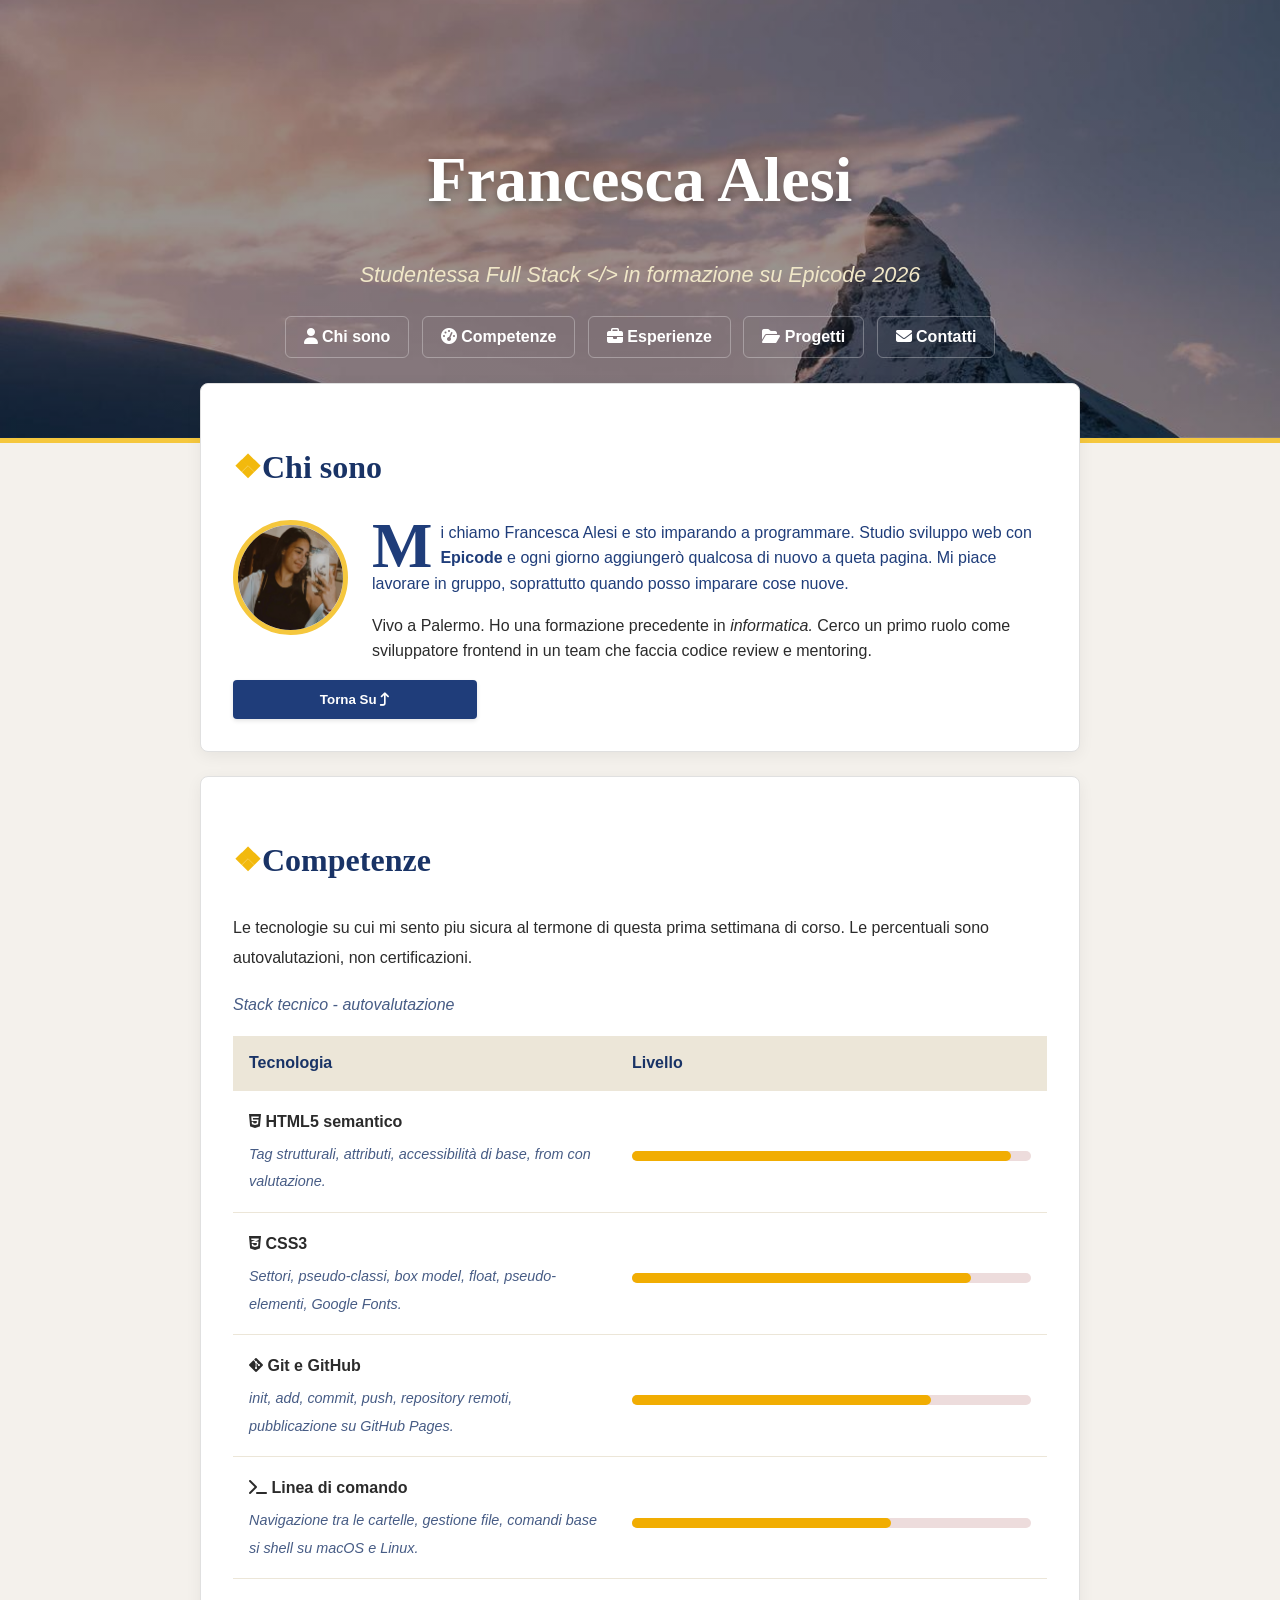
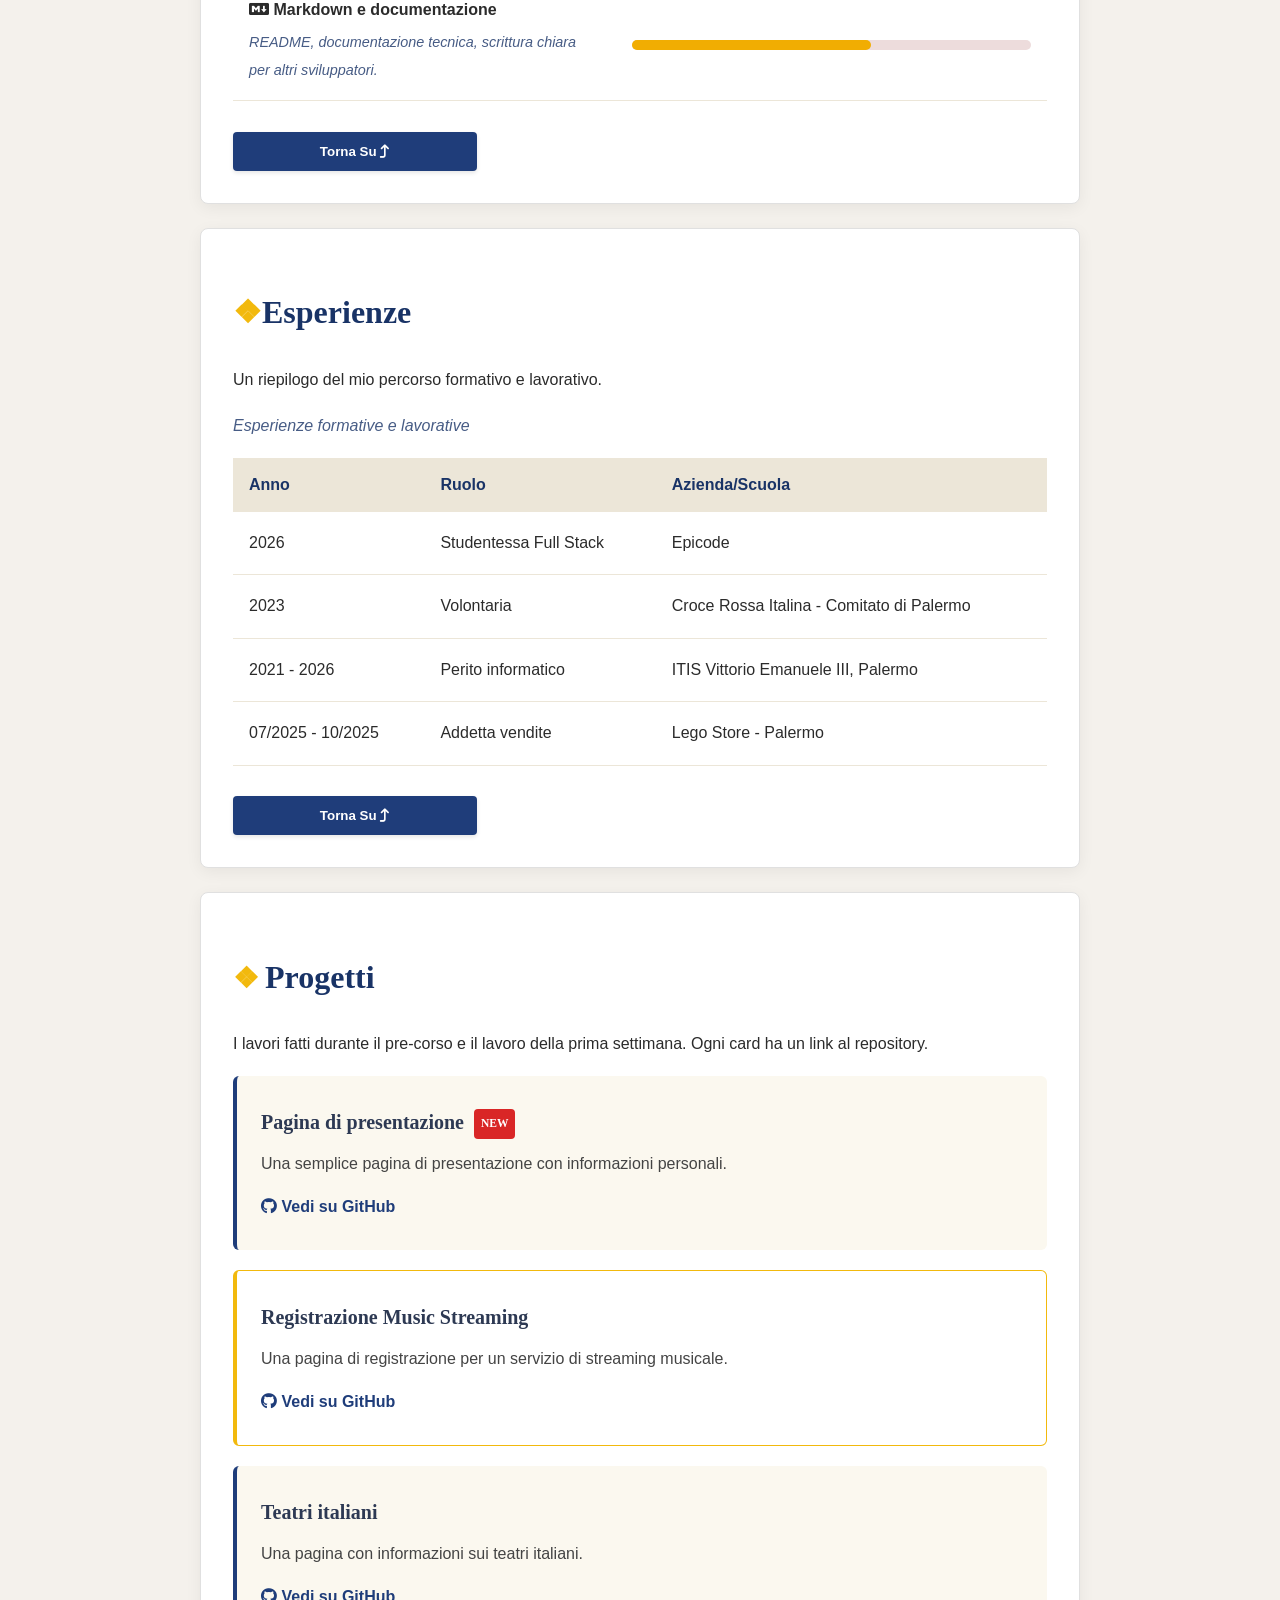
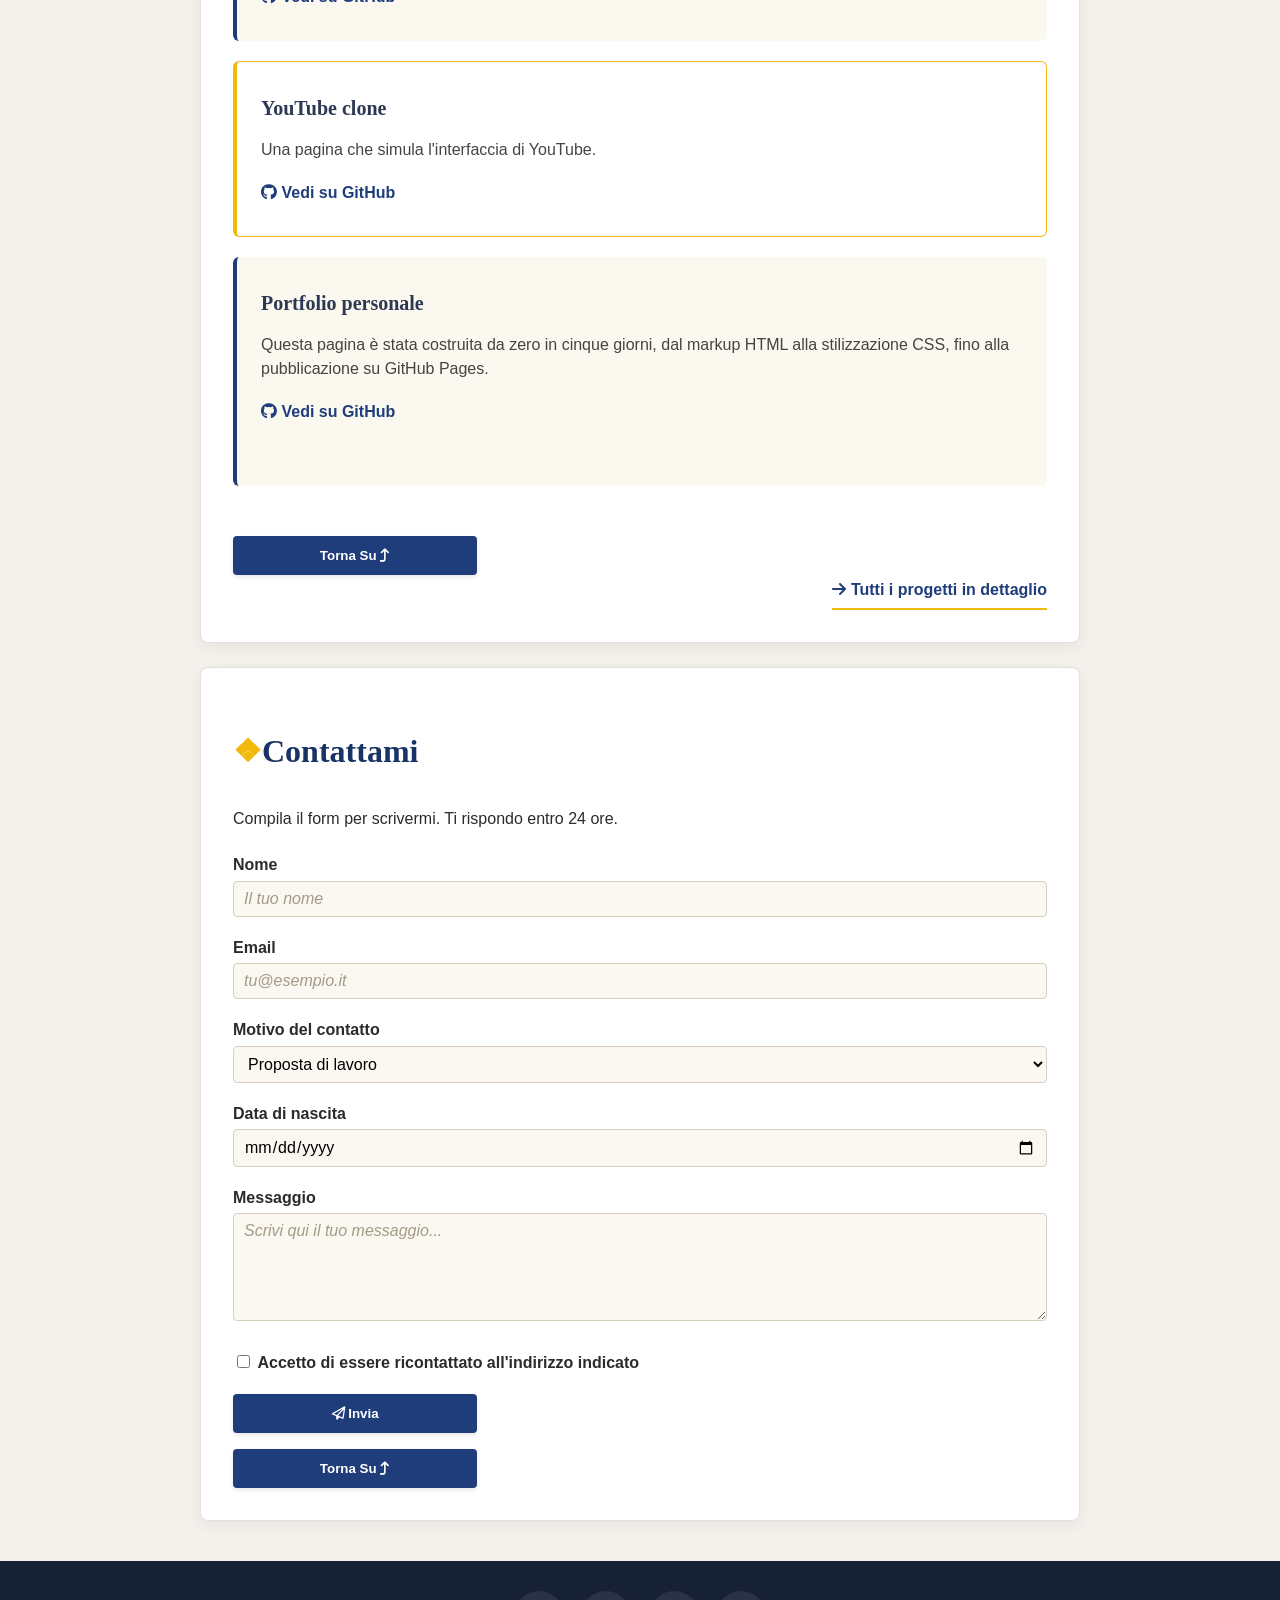
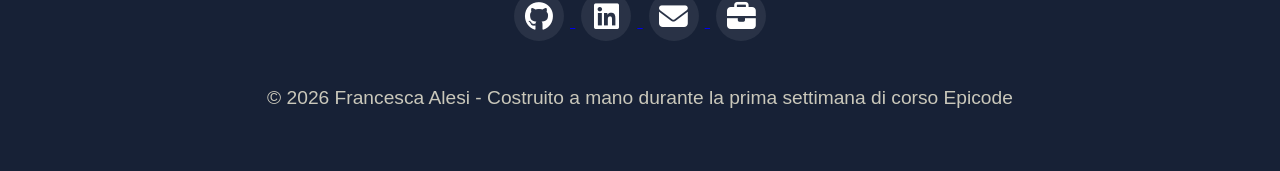
<file: index.html>
<!DOCTYPE html>
<html lang="it">
    <head>
        <meta charset="UTF-8">
        <meta name="viewport" content="width=device-width, initial-scale=1.0">
        <title>Progetto settamana 1</title>
        <link rel="stylesheet" type="text/css" href="assets/CSS/style.css"/>
        <link rel="stylesheet" href="https://cdnjs.cloudflare.com/ajax/libs/font-awesome/6.5.1/css/all.min.css">
    </head>
    <body>

        <!--Testa della pagina-->
        <header id="site-header">
            <h1 id="inizio">Francesca Alesi</h1>
            <p id="sottotitolo"><em>Studentessa Full Stack &lt;/&gt; in formazione su Epicode 2026</em></p>
            <nav>
                <ul>
                    <li>
                        <a href="#chi-sono">
                            <div class="tech-title">
                                <i class="fa-solid fa-user"></i>
                                Chi sono
                            </div>
                        </a>
                    </li>
                    <li>
                        <a href="#competenze">
                            <div class="tech-title">
                               <i class="fa-solid fa-gauge-high"></i>
                                Competenze
                            </div>
                        </a>
                    </li>
                    <li>
                        <a href="#esperienze">
                            <div class="tech-title">
                                <i class="fa-solid fa-briefcase"></i>
                                Esperienze
                            </div>
                        </a>
                    </li>
                    <li>
                        <a href="#progetti">
                            <div class="tech-title">
                                <i class="fa-solid fa-folder-open"></i>
                                Progetti
                            </div>
                        </a>
                    </li>
                    <li>
                        <a href="#contattami">
                            <div class="tech-title">
                                <i class="fa-solid fa-envelope"></i>
                                Contatti
                            </div>
                        </a>
                    </li>
                </ul>
            </nav>
        </header>

        <main>

            <!--Presentazione-->
            <section id="chi-sono">
                <h2>Chi sono</h2>
                <img class="avatar" src="assets/IMG/Foto-francy.jpeg" alt="Foto profilo" />
                <p>Mi chiamo Francesca Alesi e sto imparando a programmare. Studio sviluppo web con <strong>Epicode </strong> e ogni giorno aggiungerò qualcosa di nuovo a queta pagina. Mi piace lavorare in gruppo, soprattutto quando posso imparare cose nuove.</p>
                <p>Vivo a Palermo. Ho una formazione precedente in <em>informatica.</em> Cerco un primo ruolo come sviluppatore frontend in un team che faccia codice review e mentoring.</p>
                <a href="#">
                    <button type="submit">
                        <div class="tech-title">
                            Torna Su
                            <i class="fa-solid fa-arrow-turn-up"></i>
                        </div>
                    </button>
                </a>
            </section>

            <!--Le mie competenze-->
            <section id="competenze">
                <h2>Competenze</h2>
                <p>Le tecnologie su cui mi sento piu sicura al termone di questa prima settimana di corso. Le percentuali sono autovalutazioni, non certificazioni.</p>
                <p id="paragrafo"><em>Stack tecnico - autovalutazione</em></p>
                <table>
                    <thead>
                        <tr>
                            <th scope="col">Tecnologia</th>
                            <th scope="col">Livello</th>
                        </tr>
                    </thead>
                    <tbody>
                        <tr>
                            <td>
                                <div class="icona">
                                    <i class="fa-brands fa-html5 custom-icon"></i>
                                    <strong>HTML5 semantico</strong>
                                </div>
                                <p><em>Tag strutturali, attributi, accessibilità di base, from con valutazione.</em></p>
                            </td>
                            <td>
                                <div class="barra">
                                    <div class="barra-fill" style="width: 95%;"></div>
                                </div>
                            </td>
                        </tr>
                        <tr>
                            <td>
                                <div class="icona">
                                    <i class="fa-brands fa-css3-alt"></i>
                                    <strong>CSS3</strong>
                                </div>
                                <p><em>Settori, pseudo-classi, box model, float, pseudo-elementi, Google Fonts.</em></p>
                            </td>
                            <td>
                                <div class="barra">
                                    <div class="barra-fill" style="width: 85%;"></div>
                                </div>
                            </td>
                        </tr>
                        <tr>
                            <td>
                                <div class="icona">
                                    <i class="fa-brands fa-git-alt"></i>
                                    <strong>Git e GitHub</strong>
                                </div>
                                <p><em>init, add, commit, push, repository remoti, pubblicazione su GitHub Pages.</em></p>
                            </td>
                            <td>
                                <div class="barra">
                                    <div class="barra-fill" style="width: 75%;"></div>
                                </div>
                            </td>
                        </tr>
                        <tr>
                            <td>
                                <div class="icona">
                                    <i class="fa-solid fa-terminal"></i>
                                    <strong>Linea di comando</strong>
                                </div>
                                <p><em>Navigazione tra le cartelle, gestione file, comandi base si shell su macOS e Linux.</em></p>
                            </td>
                            <td>
                                <div class="barra">
                                    <div class="barra-fill" style="width: 65%;"></div>
                                </div>
                            </td>
                        </tr>
                        <tr>
                            <td>
                                <div class="tech-title">
                                    <i class="fa-brands fa-markdown"></i>
                                    <strong>Markdown e documentazione</strong>
                                </div>
                                <p><em>README, documentazione tecnica, scrittura chiara per altri sviluppatori.</em></p>
                            </td>
                            <td>
                                <div class="barra">
                                    <div class="barra-fill" style="width: 60%;"></div>
                                </div>
                            </td>
                        </tr>
                    </tbody>
                </table>
                <br/>
                <a href="#">
                    <button type="submit">
                        <div class="tech-title">
                            Torna Su
                            <i class="fa-solid fa-arrow-turn-up"></i>
                        </div>
                    </button>
                </a>
            </section>

            <!--Le mie esperienze lavorative e non-->
            <section id="esperienze">
                <h2>Esperienze</h2>
                <p>Un riepilogo del mio percorso formativo e lavorativo.</p>
                <table>
                    <p id="paragrafo"><em>Esperienze formative e lavorative</em></p>
                    <thead>
                        <tr>
                            <th scope="col">Anno</th>
                            <th scope="col">Ruolo</th>
                            <th scope="col">Azienda/Scuola</th>
                        </tr>
                    </thead>
                    <tbody>
                        <tr>
                            <td>2026</td>
                            <td>Studentessa Full Stack</td>
                            <td>Epicode</td>
                        </tr>
                        <tr>
                            <td>2023</td>
                            <td>Volontaria</td>
                            <td>Croce Rossa Italina - Comitato di Palermo</td>
                        </tr>
                        <tr>
                            <td>2021 - 2026</td>
                            <td>Perito informatico</td>
                            <td>ITIS Vittorio Emanuele III, Palermo</td>
                        </tr>
                        <tr>
                            <td>07/2025 - 10/2025</td>
                            <td>Addetta vendite</td>
                            <td>Lego Store - Palermo</td>
                        </tr>
                    </tbody>
                </table>
                <br/>
                <a href="#">
                    <button type="submit">
                        <div class="tech-title">
                            Torna Su
                            <i class="fa-solid fa-arrow-turn-up"></i>
                        </div>
                    </button>
                </a>
            </section>

            <!--I miei progetti prima e durante il corso-->
            <section id="progetti">
                <h2 id="Progetti">Progetti</h2>
                <p>I lavori fatti durante il pre-corso e il lavoro della prima settimana. Ogni card ha un link al repository.</p>

                <article class="project">
                    <h3>Pagina di presentazione</h3>
                    <p>Una semplice pagina di presentazione con informazioni personali.</p>
                    <a href="https://github.com/FrancescaAlesi/Challenge-HTML" target="_blank">
                        <div class="tech-title">
                            <i class="fa-brands fa-github"></i>
                            Vedi su GitHub
                        </div>
                    </a>
                </article>

                <article class="project">
                    <h3>Registrazione Music Streaming</h3>
                    <p>Una pagina di registrazione per un servizio di streaming musicale.</p>
                    <a href="https://github.com/FrancescaAlesi/Challenge-CSS" target="_blank">
                        <div class="tech-title">
                            <i class="fa-brands fa-github"></i>
                            Vedi su GitHub
                        </div>
                    </a>
                </article>

                <article class="project">
                    <h3>Teatri italiani</h3>
                    <p>Una pagina con informazioni sui teatri italiani.</p>
                    <a href="https://github.com/FrancescaAlesi/Challenge-Frontend" target="_blank">
                        <div class="tech-title">
                            <i class="fa-brands fa-github"></i>
                            Vedi su GitHub
                        </div>
                    </a>
                </article>

                <article class="project">
                    <h3>YouTube clone</h3>
                    <p>Una pagina che simula l'interfaccia di YouTube.</p>
                    <a href="https://github.com/FrancescaAlesi/Challenge-YouTube" target="_blank">
                        <div class="tech-title">
                            <i class="fa-brands fa-github"></i>
                            Vedi su GitHub
                        </div>
                    </a>
                </article>

                <article class="project">
                    <h3>Portfolio personale</h3>
                    <p>Questa pagina è stata costruita da zero in cinque giorni, dal markup HTML alla stilizzazione CSS, fino alla pubblicazione su GitHub Pages.</p>
                    <a href="https://github.com/FrancescaAlesi/Week-1" target="_blank">
                        <div class="tech-title">
                            <i class="fa-brands fa-github"></i>
                            Vedi su GitHub
                        </div>
                    </a>
                    <br/><br/>
                </article>
                <br/>
                <a href="#">
                    <button type="submit">
                        <div class="tech-title">
                            Torna Su
                            <i class="fa-solid fa-arrow-turn-up"></i>
                        </div>
                    </button>
                </a>
                <br/>
                <a href="Progetti.html" target="_blank">
                    <div class="tech-title">
                        <i class="fa-solid fa-arrow-right"></i>
                        Tutti i progetti in dettaglio
                    </div>
                </a>
            </section>

            <!--Come contattarmi-->
            <section id="contattami">
                <h2>Contattami</h2>
                <p>Compila il form per scrivermi. Ti rispondo entro 24 ore.</p>

                <form action="#" method="POST">
                    <p>
                        <label for="nome">Nome</label><br/>
                        <input type="text" id="nome" name="nome" placeholder="Il tuo nome" required>
                    </p>

                    <p>
                        <label for="email">Email</label><br/>
                        <input type="text" id="email" name="email" placeholder="tu@esempio.it" required>
                    </p>

                    <p>
                        <label for="motivo">Motivo del contatto</label><br/>
                        <select id="motivo" name="motivo">
                            <option value="Proposta di lavoro">Proposta di lavoro</option>
                            <option value="Colloquio">Colloquio</option>
                            <option value="Consulenza">Consulenza</option>
                            <option value="Altro">Altro</option>
                        </select>
                    </p>

                    <p>
                        <label for="data">Data di nascita</label><br/>
                        <input type="date" id="data" name="data"/>
                    </p>

                    <p>
                        <label for="messaggio">Messaggio</label><br/>
                        <textarea name="messaggio" id="messaggio" rows="5" placeholder="Scrivi qui il tuo messaggio..."></textarea>
                    </p>

                    <p>
                        <input type="checkbox" id="consenso" name="consenso" required/>
                        <label for="consenso">Accetto di essere ricontattato all'indirizzo indicato</label>
                    </p>

                    <p>
                    <button type="submit">
                        <div class="tech-title">
                            <i class="fa-regular fa-paper-plane"></i>
                            Invia
                        </div>
                    </button>
                    </p>
                </form>
                <a href="#">
                    <button type="submit">
                        <div class="tech-title">
                            Torna Su
                            <i class="fa-solid fa-arrow-turn-up"></i>
                        </div>
                    </button>
                </a>
            </section>
        </main>

        <!--Fine-->
        <footer id="site-footer">
            <div class="title">
                <a href="https://github.com/FrancescaAlesi" target="_blank">
                    <bottone type="submit">
                        <i class="fa-brands fa-github"></i>
                    </bottone>
                </a>
                <a href="https://www.linkedin.com/in/francesca-alesi/" target="_blank">
                    <bottone type="submit">
                        <i class="fa-brands fa-linkedin"></i>
                    </bottone>
                </a>
                <a href="francesca.alesi07@gmail.com" target="_blank">
                    <bottone type="submit">
                        <i class="fa-solid fa-envelope"></i>
                    </bottone>
                </a>
                <a href="https://epicode.com/it/" target="_blank">
                    <bottone type="submit">
                        <i class="fa-solid fa-briefcase"></i>
                    </bottone>
                </a>
            </div>
            <p>&copy; 2026 Francesca Alesi - Costruito a mano durante la prima settimana di corso Epicode</p>
        </footer>
    </body>
</html>
</file>
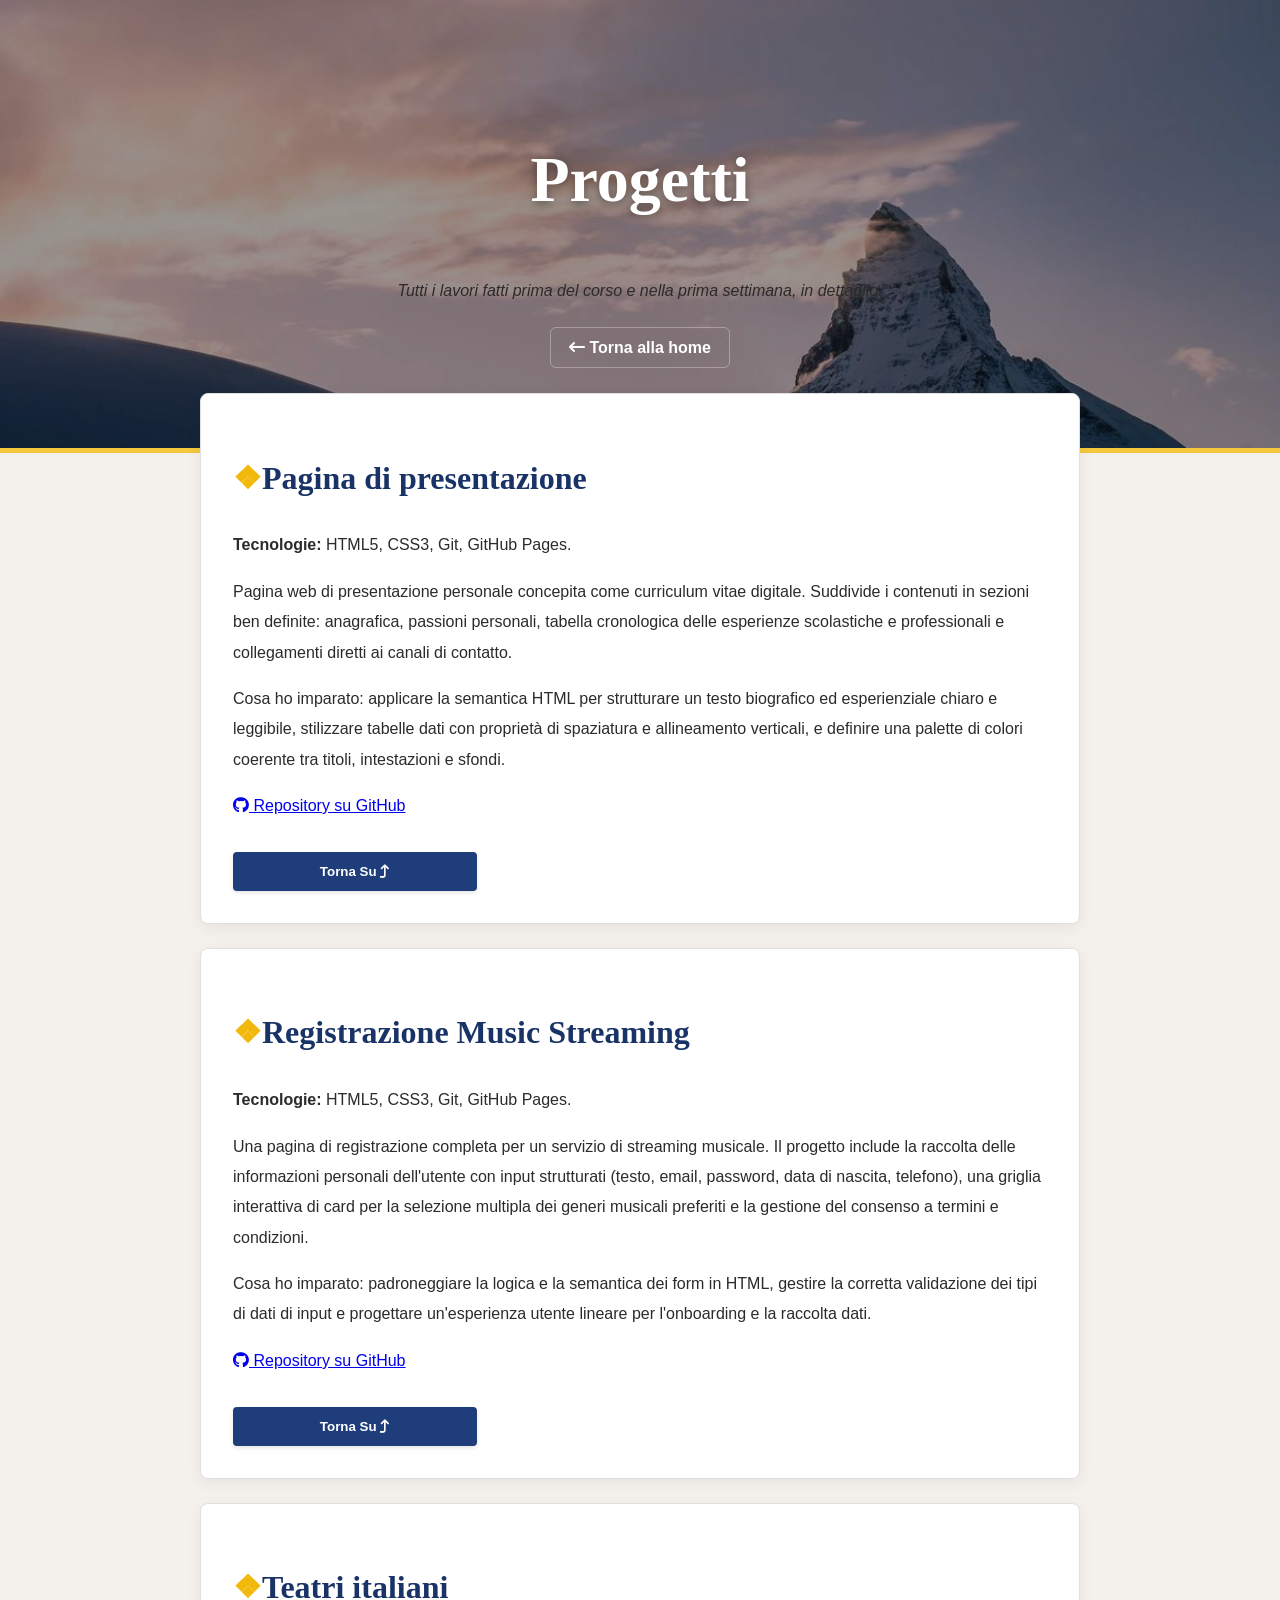
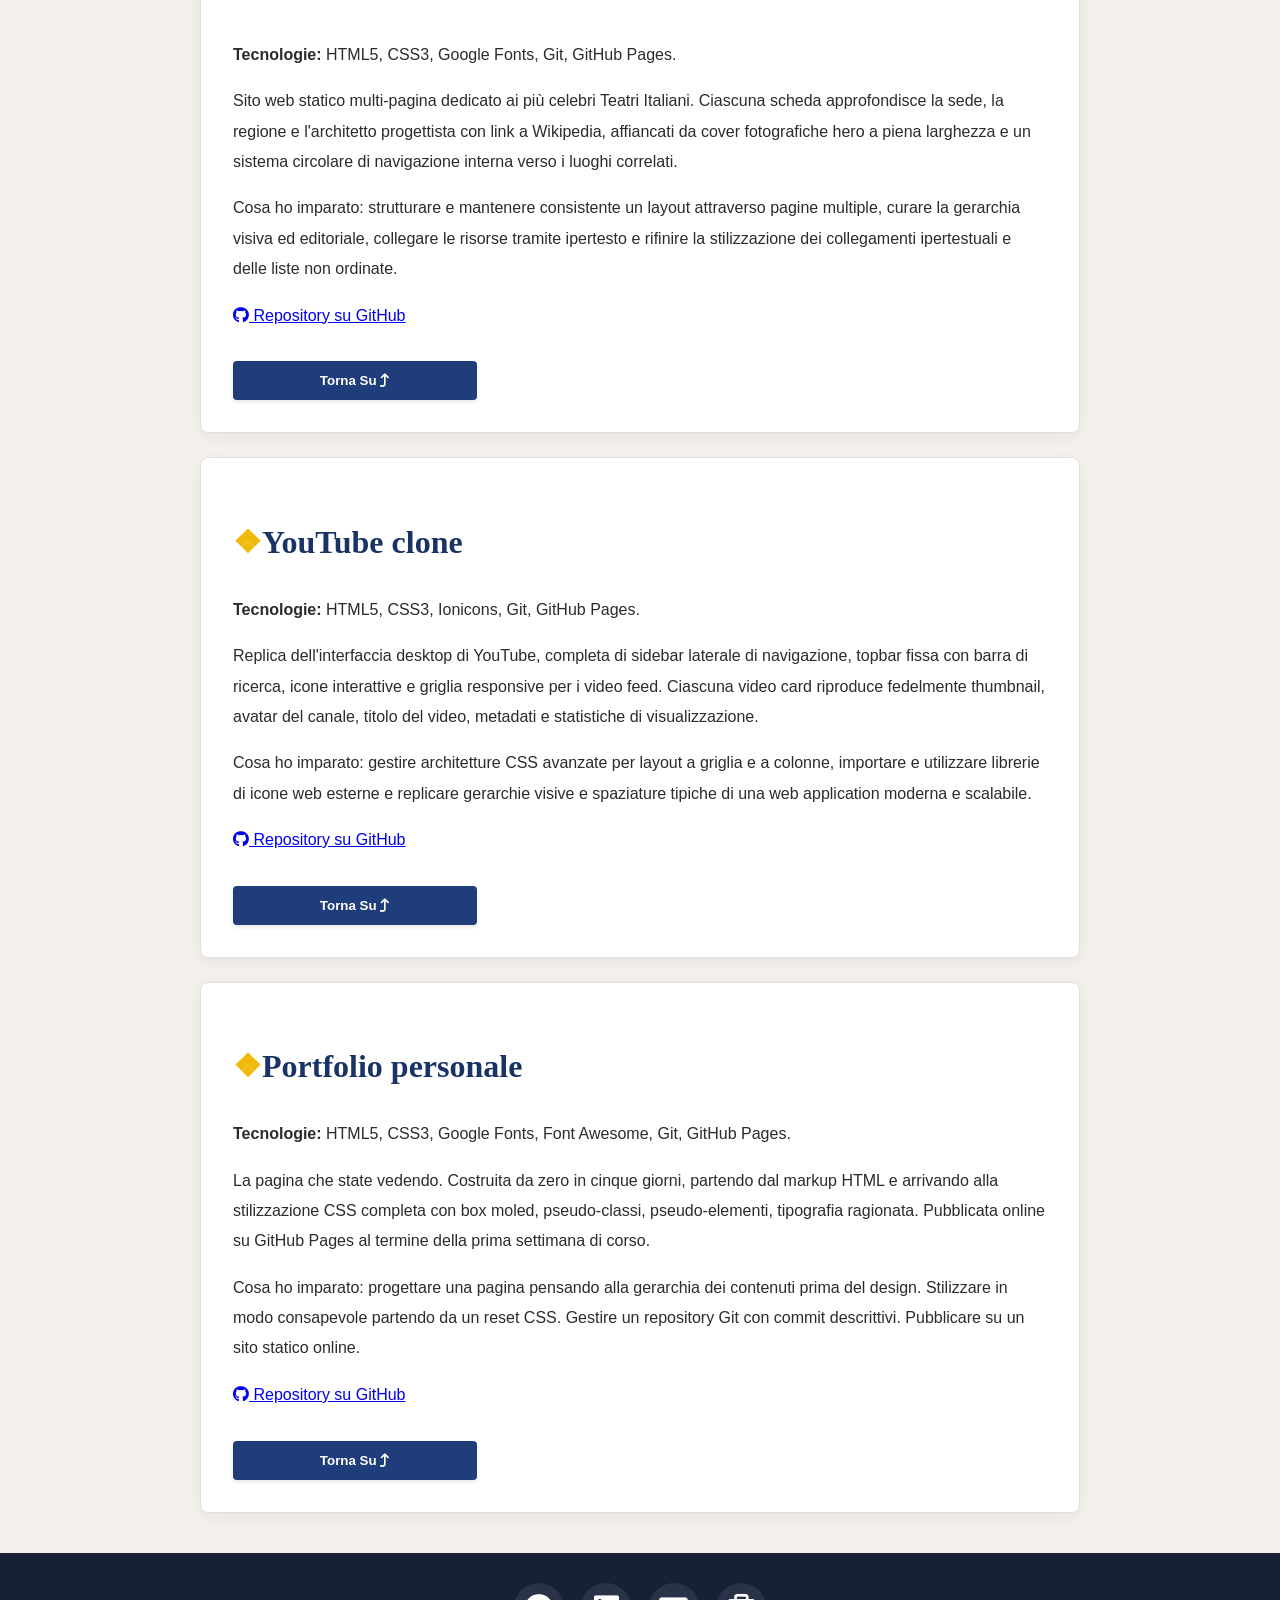
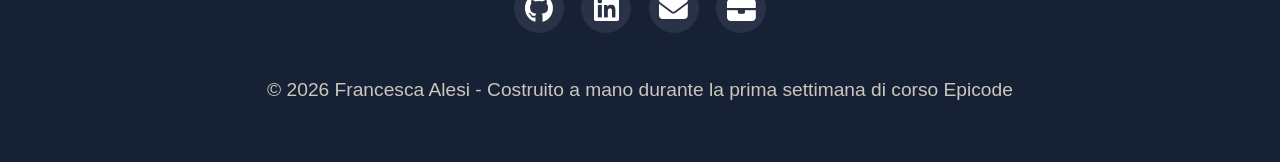
<file: Progetti.html>
<!DOCTYPE html>
<html lang="it">
    <head>
        <meta charset="UTF-8">
        <meta name="viewport" content="width=device-width, initial-scale=1.0">
        <title>Progetti</title>
        <link rel="stylesheet" type="text/css" href="assets/CSS/style.css"/>
        <link rel="stylesheet" href="https://cdnjs.cloudflare.com/ajax/libs/font-awesome/6.5.1/css/all.min.css">
    </head>
    <body>
        <!--Testa della pagina-->
        <header id="site-header">
            <h1 id="inizio">Progetti</h1>
            <p><em>Tutti i lavori fatti prima del corso e nella prima settimana, in dettaglio.</em></p>
            <nav>
                <ul>
                    <li>
                        <a href="index.html">
                            <div class="tech-title">
                                <i class="fa-solid fa-arrow-left-long"></i>
                                Torna alla home
                            </div>
                        </a>
                    </li>
                </ul>
            </nav>
        </header>
        <main>
            <!--Presentazione-->
            <section>
                <h2>Pagina di presentazione</h2>
                <p><strong>Tecnologie:</strong> HTML5, CSS3, Git, GitHub Pages.</p>
                <p>Pagina web di presentazione personale concepita come curriculum vitae digitale. Suddivide i contenuti in sezioni ben definite: anagrafica, passioni personali, tabella cronologica delle esperienze scolastiche e professionali e collegamenti diretti ai canali di contatto.</p>
                <p>Cosa ho imparato: applicare la semantica HTML per strutturare un testo biografico ed esperienziale chiaro e leggibile, stilizzare tabelle dati con proprietà di spaziatura e allineamento verticali, e definire una palette di colori coerente tra titoli, intestazioni e sfondi.</p>
                <a href="https://github.com/FrancescaAlesi/Challenge-HTML" target="_blank">
                    <div class="tech-title">
                        <i class="fa-brands fa-github"></i>
                        Repository su GitHub
                    </div>
                </a>
                <br/>
                <a href="#">
                    <button type="submit">
                        <div class="tech-title">
                            Torna Su
                            <i class="fa-solid fa-arrow-turn-up"></i>
                        </div>
                    </button>
                </a>
            </section>

            <!--Music Streaming-->
            <section>
                <h2>Registrazione Music Streaming</h2>
                <p><strong>Tecnologie:</strong> HTML5, CSS3, Git, GitHub Pages.</p>
                <p>Una pagina di registrazione completa per un servizio di streaming musicale. Il progetto include la raccolta delle informazioni personali dell'utente con input strutturati (testo, email, password, data di nascita, telefono), una griglia interattiva di card per la selezione multipla dei generi musicali preferiti e la gestione del consenso a termini e condizioni.</p>
                <p>Cosa ho imparato: padroneggiare la logica e la semantica dei form in HTML, gestire la corretta validazione dei tipi di dati di input e progettare un'esperienza utente lineare per l'onboarding e la raccolta dati.</p>
                <a href="https://github.com/FrancescaAlesi/Challenge-CSS" target="_blank">
                    <div class="tech-title">
                        <i class="fa-brands fa-github"></i>
                        Repository su GitHub
                    </div>
                </a>
                <br/>
                <a href="#">
                    <button type="submit">
                        <div class="tech-title">
                            Torna Su
                            <i class="fa-solid fa-arrow-turn-up"></i>
                        </div>
                    </button>
                </a>
            </section>

            <!--Teatri italiani-->
            <section>
                <h2>Teatri italiani</h2>
                <p><strong>Tecnologie:</strong> HTML5, CSS3, Google Fonts, Git, GitHub Pages.</p>
                <p>Sito web statico multi-pagina dedicato ai più celebri Teatri Italiani. Ciascuna scheda approfondisce la sede, la regione e l'architetto progettista con link a Wikipedia, affiancati da cover fotografiche hero a piena larghezza e un sistema circolare di navigazione interna verso i luoghi correlati.</p>
                <p>Cosa ho imparato: strutturare e mantenere consistente un layout attraverso pagine multiple, curare la gerarchia visiva ed editoriale, collegare le risorse tramite ipertesto e rifinire la stilizzazione dei collegamenti ipertestuali e delle liste non ordinate.</p>
                <a href="https://github.com/FrancescaAlesi/Challenge-Frontend" target="_blank">
                    <div class="tech-title">
                        <i class="fa-brands fa-github"></i>
                        Repository su GitHub
                    </div>
                </a>
                <br/>
                <a href="#">
                    <button type="submit">
                        <div class="tech-title">
                            Torna Su
                            <i class="fa-solid fa-arrow-turn-up"></i>
                        </div>
                    </button>
                </a>
            </section>

            <!--Youtune Clone-->
            <section>
                <h2>YouTube clone</h2>
                <p><strong>Tecnologie:</strong> HTML5, CSS3, Ionicons, Git, GitHub Pages.</p>
                <p>Replica dell'interfaccia desktop di YouTube, completa di sidebar laterale di navigazione, topbar fissa con barra di ricerca, icone interattive e griglia responsive per i video feed. Ciascuna video card riproduce fedelmente thumbnail, avatar del canale, titolo del video, metadati e statistiche di visualizzazione.</p>
                <p>Cosa ho imparato: gestire architetture CSS avanzate per layout a griglia e a colonne, importare e utilizzare librerie di icone web esterne e replicare gerarchie visive e spaziature tipiche di una web application moderna e scalabile.</p>
                <a href="https://github.com/FrancescaAlesi/Challenge-YouTube" target="_blank">
                    <div class="tech-title">
                        <i class="fa-brands fa-github"></i>
                        Repository su GitHub
                    </div>
                </a>
                <br/>
                <a href="#">
                    <button type="submit">
                        <div class="tech-title">
                            Torna Su
                            <i class="fa-solid fa-arrow-turn-up"></i>
                        </div>
                    </button>
                </a>
            </section>

            <!--Portfolio personale-->
            <section>
                <h2>Portfolio personale</h2>
                <p><strong>Tecnologie:</strong> HTML5, CSS3, Google Fonts, Font Awesome, Git, GitHub Pages.</p>
                <p>La pagina che state vedendo. Costruita da zero in cinque giorni, partendo dal markup HTML e arrivando alla stilizzazione CSS completa con box moled, pseudo-classi, pseudo-elementi, tipografia ragionata. Pubblicata online su GitHub Pages al termine della prima settimana di corso.</p>
                <p>Cosa ho imparato: progettare una pagina pensando alla gerarchia dei contenuti prima del design. Stilizzare in modo consapevole partendo da un reset CSS. Gestire un repository Git con commit descrittivi. Pubblicare su un sito statico online.</p>
                <a href="https://github.com/FrancescaAlesi/Week-1" target="_blank">
                    <div class="tech-title">
                        <i class="fa-brands fa-github"></i>
                        Repository su GitHub
                    </div>
                </a>
                <br/>
                <a href="#">
                    <button type="submit">
                        <div class="tech-title">
                            Torna Su
                            <i class="fa-solid fa-arrow-turn-up"></i>
                        </div>
                    </button>
                </a>
            </section>
        </main>

        <!--Fine-->
        <footer id="site-footer">
            <div class="title">
                <i class="fa-brands fa-github"></i>
                <i class="fa-brands fa-linkedin"></i>
                <i class="fa-solid fa-envelope"></i>
                <i class="fa-solid fa-briefcase"></i>
            </div>
            <p>&copy; 2026 Francesca Alesi - Costruito a mano durante la prima settimana di corso Epicode</p>
        </footer>
    </body>
</html>
</file>
<file: assets/CSS/style.css>
*,
*::before,
*::after {
	box-sizing: border-box;
}

/* tipografia di base */
body {
    margin: 0;
	font-family: 'Inter', Arial, sans-serif;
	font-size: 16px;
	line-height: 1.9;
	color: #2b2b2b;
	background-color: #f4f1ec;
}

/* Header */
#site-header {
    position: relative;
	background-image: linear-gradient(rgba(0, 0, 0, 0.4), rgba(0, 0, 0, 0.4)), url('../IMG/header-bg.jpg');
	background-size: cover;
	background-position: center;
	text-align: center;
	line-height: 2.4;
	padding: 60px 20px 80px;
	border-bottom: 5px solid hsl(45, 90%, 60%);
}

#inizio{
    color:#ffffff;
}

#sottotitolo {
    color: #f0e7c8;
    font-size: 1.35rem;   
    font-style: italic;
    display: block;
    line-height: 1.2;
    margin-top: 6px;
    margin-bottom: 28px;
}

#site-header h1 {
    font-family: 'Playfair Display', Georgia, serif;
	font-size: 4rem;
	font-weight: bold;
	text-shadow:  0 3px 10px rgba(0, 0, 0, 0.4);
    margin-bottom: 0;
}

/* Nav */
#site-header nav ul {
	padding: 0;
	margin: 0;
    list-style: none;
}

#site-header nav li {
	display: inline-block;
}

#site-header nav a {
    color: #ffffff;
    text-decoration: none;
	font-weight: 600;
	display: inline-block;
    align-items: center;
    gap: 8px;
	padding: 10px 18px;
	margin: 0 4px;
	border-radius: 6px;
	line-height: 1.2;
    border: 1px solid rgba(255, 255, 255, 0.3);
}

#site-header nav a:hover {
	color: #ffffff;
	background-color: hsl(45, 90%, 60%);
    border: 1px solid hsl(45, 90%, 60%);
}

/* Main centrato */
main {
	max-width: 920px;
	margin: -60px auto 40px;
    position: relative;
    padding: 0 20px;
}

/* Sezioni */
main section {
	background-color: #ffffff;
	padding: 32px;
	margin-bottom: 24px;
	border: 1px solid #e0e0e0;
	border-radius: 8px;
	box-shadow: 0 4px 16px rgba(0, 0, 0, 0.06);
}

/* Titoli del main con marker */
h2 {
	font-size: 2rem;
	color: hsl(220, 60%, 25%);
	text-align: left;
	line-height: 1.6;
    font-family: 'Playfair Display', Georgia, serif;
}

main section h2::before {
	content: '\2756';
	color: hsl(45, 90%, 50%);
}

h3 {
	font-size: 1.2rem;
	color: hsl(220, 30%, 25%);
	text-align: left;
	line-height: 2.2;
    font-family: 'Playfair Display', Georgia, serif;
}

/* Sezione "Chi sono" */
.avatar {
	width: 115px;
	height: 115px;
	border: 5px solid hsl(45, 90%, 60%);
	border-radius: 50%;
	border-radius: 50%;
    float: left;
    margin: 0 24px 12px 0;
}

#chi-sono {
	text-align: left;
}

#chi-sono p {
    margin-top: 0;
    margin-bottom: 16px;
    line-height: 1.6;
}

#chi-sono p:first-of-type {
    font-family: 'Inter', Arial, sans-serif;
	color: hsl(220, 60%, 30%);
}

#chi-sono p:first-of-type::first-letter {
    font-family:'Playfair Display', Georgia, serif;
	font-size: 4rem;
	font-weight: bold;
	float: left;
	margin-right: 8px;
    line-height: 0.8;
	color: hsl(220, 60%, 30%);
}

/* Sezione successiva */
#competenze {
	clear: both;   
}

/* Lista competenze a righe alternate */
.skill-list {
	line-height: 4;
}

.skill-list li:nth-child(odd) {
	background-color: #f5f7fb;
}

.skill-list li:nth-child(even) {
	background-color: #ffffff;
}

.skill-list li:first-child {
	font-weight: bold;
}

/*tabella competenze*/
table {
  width: 100%;
  border-collapse: collapse;
}

thead th {
  background-color: #ece6d8;
  color:  hsl(220, 60%, 25%);           
  text-align: left;
  padding: 12px 16px;
  font-weight: 600;
}

tbody td {
  padding: 16px;
  border-bottom: 1px solid #ece6d8; 
  vertical-align: middle;
}

tbody td p {
  margin: 4px 0 0 0;
  color: hsl(220, 30%, 40%);
  font-size: 0.9em;
}

#paragrafo{
    color:hsl(220, 30%, 40%); 
}

/* barre di livello */
.barra {
  width: 399px;
  height: 10px;
  background-color: #eddcdc;
  margin-top: 10px;
  border-radius: 999px;
}

.barra-fill {
  height: 100%;
  background-color: #f1ad02;
  border-radius: 999px;
}

/*Progetti*/
#progetti h2::before {
    content: '\2756'; 
    color: hsl(45, 90%, 50%);
    font-size: 0.9em;
    margin-right: 6px;
}

.project {
    padding: 24px;
    border-radius: 6px;
    margin-bottom: 20px;
    box-sizing: border-box;
}

.project h3 {
    margin-top: 0;
    margin-bottom: 8px;
    font-family: serif; 
    font-size: 1.25rem;
}

.project p {
    margin-top: 0;
    margin-bottom: 16px;
    color: #444444;
    line-height: 1.5;
}

.project:nth-of-type(odd) {
    background-color: hsl(45, 60%, 96%);
    border-left: 4px solid hsl(220, 60%, 30%);
}

.project:nth-of-type(even) {
    background-color: #ffffff;
    border: 1px solid hsl(45, 90%, 50%);
    border-left: 4px solid hsl(45, 90%, 50%);
}

.project:first-of-type h3::after {
    content: 'NEW';
    display: inline-block;
    padding: 2px 7px;
    margin-left: 10px;
    background-color: hsl(0, 70%, 50%);
    color: #ffffff;
    border-radius: 4px;
    font-size: 0.72rem;
    font-weight: 700;
    vertical-align: middle;
}

.project a {
    display: inline-block;
    color: hsl(220, 60%, 30%);
    text-decoration: none;
    font-weight: 700;
    padding-bottom: 2px;
    border-bottom: 2px solid transparent;
    transition: color 0.2s ease, border-color 0.2s ease;
}

.project a:hover {
    color: hsl(220, 60%, 45%);
    border-bottom: 4px solid hsl(45, 90%, 50%);
}

#progetti a[href="Progetti.html"] {
    display: table; 
    margin-left: auto; 
    color: hsl(220, 60%, 30%);
    text-decoration: none;
    font-weight: 700;
    border-bottom: 2px solid hsl(45, 90%, 50%);
    padding-bottom: 2px;
    transition: color 0.2s ease;
}

#progetti a[href="Progetti.html"]:hover {
    color: hsl(220, 60%, 45%);
}

/* Form contatti */
label {
	font-weight: bold;
	color: 1px solid #d6cfbf;
}

input,
select,
textarea {
	font-family: 'Helvetica Neue', Arial, sans-serif;
	font-size: 1rem;
	width: 100%;
    box-sizing: border-box;
	background-color: #fbf8f1;
    border: 1px solid #d6cfbf;
    border-radius: 4px;
    padding: 8px 10px;
    outline: none;
}

input:focus,
section:focus,
textarea:focus {
	background-color: #ffffff;
	color: hsl(220, 60%, 30%);
}

#consenso {
	width: auto;
}

input::placeholder,
textarea::placeholder {
	color: #a39b87;
	font-style: italic;
}

#competenze h2 span {
	color: white;
	font-size: 40px;
	background-color: red;
}

button {
	color: #ffffff;
	background-color: hsl(220, 60%, 30%);
	font-weight: bold;
	width: 30%;
	padding: 12px 24px;
	border: none;
	border-radius: 4px;
	box-shadow: 0 2px 4px rgba(0, 0, 0, 0.1);
}

button:hover {
	color: hsl(0, 0%, 100%);
	background-color: hsl(220, 60%, 45%);
	box-shadow: 0 2px 4px rgba(0, 0, 0, 0.1);
}

/* Footer */
#site-footer {
    background-color: hsl(220, 40%, 15%);
    color: #cac8bb;
    text-align: center;
    font-size: 1.2rem;
    line-height: 2.4;
    padding: 30px 30px;
}

.title i {
    background-color: rgba(255, 255, 255, 0.08); 
    color: #ffffff;
    width: 50px;
    height: 50px;
    line-height: 50px;
    border-radius: 50%;
    margin: 0 6px 15px;
    font-size: 1.8rem;
}
</file>
